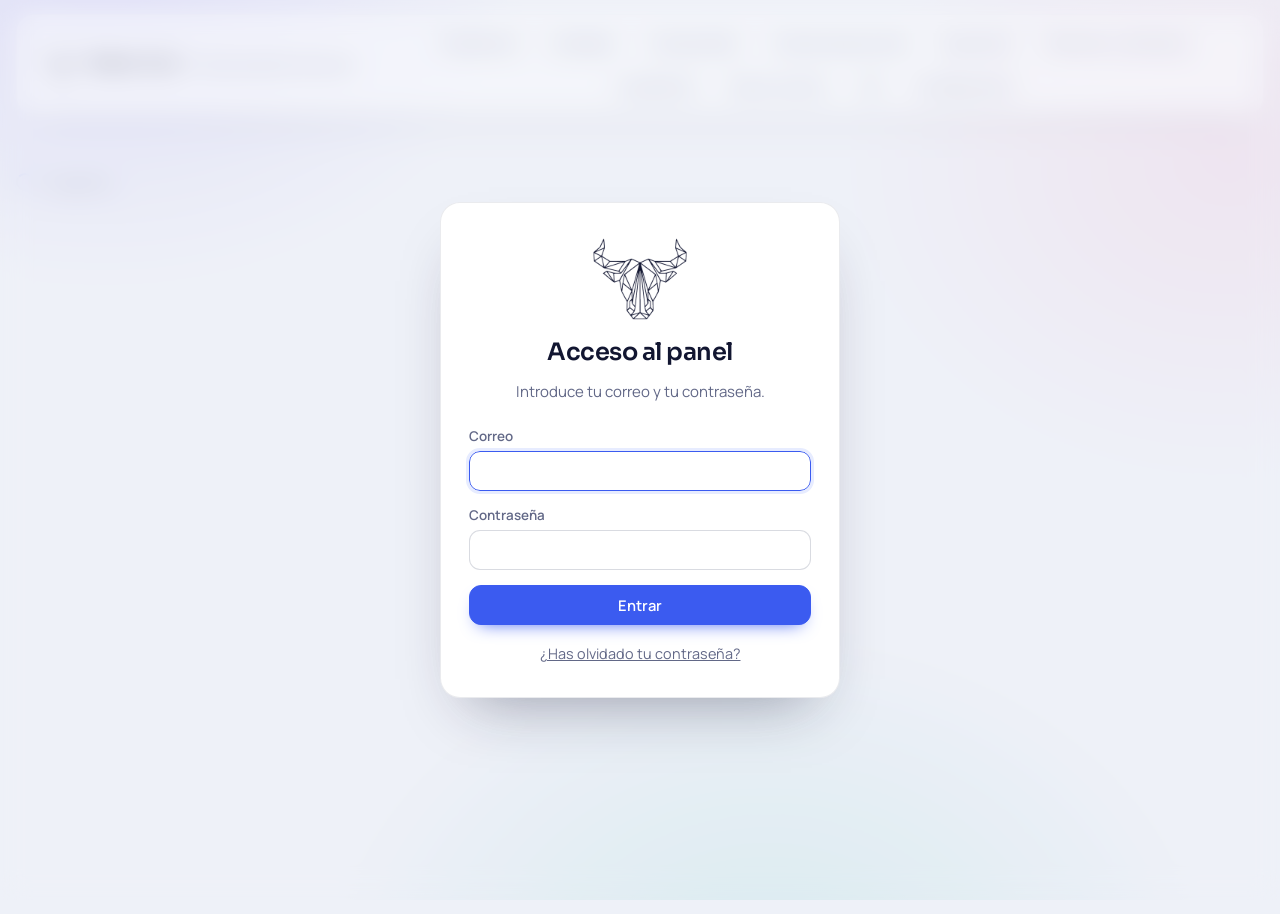
<file: index.html>
<!doctype html>
<html lang="es">
<head>
  <meta charset="utf-8">
  <meta name="viewport" content="width=device-width, initial-scale=1">
  <meta name="robots" content="noindex, nofollow">
  <title>Panel Búfala Tech</title>
  <link rel="icon" type="image/png" href="img/favicon.png">
  <link rel="preconnect" href="https://fonts.googleapis.com">
  <link rel="preconnect" href="https://fonts.gstatic.com" crossorigin>
  <link rel="stylesheet" href="https://fonts.googleapis.com/css2?family=Manrope:wght@400;500;600;700;800&family=Sora:wght@400;500;600&family=JetBrains+Mono:wght@500;700&display=swap">
  <link rel="stylesheet" href="css/panel.css?v=47">
  <script type="module" src="js/app.js?v=47"></script>
</head>
<body>
  <header class="cabecera">
    <div class="marca"><img src="img/logo.png" alt="" width="40" height="40">Búfala Tech <span>· Panel de administración</span></div>
    <nav class="menu" id="menu" aria-label="Secciones">
      <a href="#dashboard" data-vista="dashboard">Dashboard</a>
      <a href="#unidades" data-vista="unidades">Unidades</a>
      <a href="#combustible" data-vista="combustible">Combustible</a>
      <a href="#costes" data-vista="costes">Costes de personal</a>
      <a href="#ausencias" data-vista="ausencias">Ausencias</a>
      <a href="#maestros" data-vista="maestros">Técnicos y vehículos</a>
      <a href="#liquidacion" data-vista="liquidacion">Liquidación</a>
      <a href="#evento" data-vista="evento">Nuevo evento</a>
      <a href="#cie" data-vista="cie">CIE</a>
      <a href="#configuracion" data-vista="configuracion">Configuración</a>
    </nav>
    <button type="button" class="boton secundario" id="salir" hidden>Cerrar sesión</button>
  </header>

  <div id="franja-demo" class="franja-demo" role="note" hidden></div>
  <div id="franja" class="franja" role="status" hidden></div>

  <main id="vista" class="vista" tabindex="-1">
    <p class="cargando">Cargando…</p>
  </main>

  <p id="frescura" class="frescura" hidden></p>

  <div id="avisos" class="avisos" aria-live="polite"></div>

  <!-- Pantalla de acceso: es una capa encima de la vista, así no se pierde lo que haya a medias -->
  <div id="acceso" class="acceso" hidden>
    <form id="form-acceso" class="tarjeta acceso-caja">
      <img class="acceso-logo" src="img/logo.png" alt="Búfala Tech" width="96" height="96">
      <h1>Acceso al panel</h1>
      <p id="acceso-motivo" class="tenue">Introduce tu correo y tu contraseña.</p>
      <label>Correo
        <input type="email" id="correo" required autocomplete="username" spellcheck="false">
      </label>
      <label>Contraseña
        <input type="password" id="clave" required autocomplete="current-password">
      </label>
      <p id="acceso-error" class="error" hidden></p>
      <button type="submit" class="boton">Entrar</button>
      <button type="button" class="enlace-texto" id="olvido">¿Has olvidado tu contraseña?</button>
    </form>
  </div>

  <!-- Tras abrir el enlace de invitación o de recuperación: se elige la contraseña antes de entrar -->
  <div id="contrasena" class="acceso" hidden>
    <form id="form-contrasena" class="tarjeta acceso-caja">
      <img class="acceso-logo" src="img/logo.png" alt="Búfala Tech" width="96" height="96">
      <h1 id="contrasena-titulo">Bienvenido al panel</h1>
      <p id="contrasena-cuenta" class="tenue"></p>
      <label>Contraseña
        <input type="password" id="clave-nueva" required minlength="8" autocomplete="new-password">
      </label>
      <label>Repite la contraseña
        <input type="password" id="clave-repetida" required minlength="8" autocomplete="new-password">
      </label>
      <p class="tenue contrasena-ayuda">Mínimo 8 caracteres.</p>
      <p id="contrasena-error" class="error" hidden></p>
      <button type="submit" class="boton">Guardar y entrar</button>
      <button type="button" class="enlace-texto" id="contrasena-volver" hidden>Volver al acceso</button>
    </form>
  </div>

  <dialog id="dialogo" class="dialogo">
    <form method="dialog">
      <h2 id="dialogo-titulo"></h2>
      <div id="dialogo-cuerpo"></div>
      <div class="acciones">
        <button value="no" class="boton secundario" id="dialogo-no">Cancelar</button>
        <button value="si" class="boton" id="dialogo-si">Aceptar</button>
      </div>
    </form>
  </dialog>
</body>
</html>
</file>
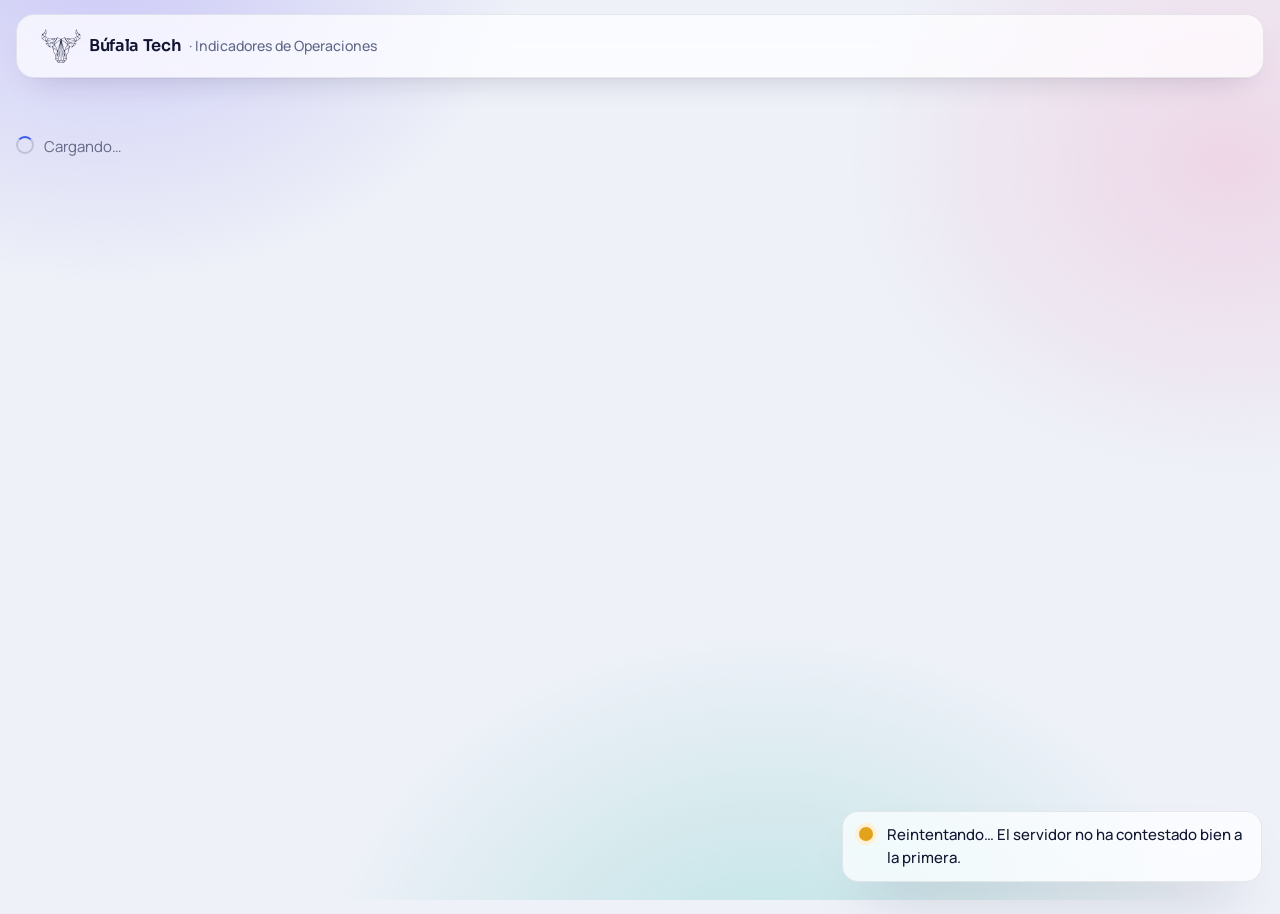
<file: direccion.html>
<!doctype html>
<html lang="es">
<head>
  <meta charset="utf-8">
  <meta name="viewport" content="width=device-width, initial-scale=1">
  <meta name="robots" content="noindex, nofollow">
  <title>Indicadores de Operaciones · Búfala Tech</title>
  <link rel="icon" type="image/png" href="img/favicon.png">
  <link rel="preconnect" href="https://fonts.googleapis.com">
  <link rel="preconnect" href="https://fonts.gstatic.com" crossorigin>
  <link rel="stylesheet" href="https://fonts.googleapis.com/css2?family=Manrope:wght@400;500;600;700;800&family=Sora:wght@400;500;600&family=JetBrains+Mono:wght@500;700&display=swap">
  <link rel="stylesheet" href="css/panel.css?v=47">
  <script type="module" src="js/direccion.js?v=47"></script>
</head>
<body class="pagina-direccion">
  <!-- Página de la Dirección General: solo lectura, con su propio acceso. No enlaza con el panel. -->
  <header class="cabecera">
    <div class="marca"><img src="img/logo.png" alt="" width="40" height="40">Búfala Tech <span>· Indicadores de Operaciones</span></div>
    <span class="empuje-cabecera"></span>
    <button type="button" class="boton secundario" id="salir" hidden>Cerrar sesión</button>
  </header>

  <div id="franja-demo" class="franja-demo" role="note" hidden></div>
  <div id="franja" class="franja" role="status" hidden></div>

  <main id="vista" class="vista" tabindex="-1">
    <p class="cargando">Cargando…</p>
  </main>

  <div id="avisos" class="avisos" aria-live="polite"></div>

  <div id="acceso" class="acceso" hidden>
    <form id="form-acceso" class="tarjeta acceso-caja" autocomplete="off">
      <img class="acceso-logo" src="img/logo.png" alt="Búfala Tech" width="96" height="96">
      <h1>Dirección General</h1>
      <p id="acceso-motivo" class="tenue">Introduce la contraseña de la Dirección.</p>
      <label>Contraseña
        <input type="password" id="clave" required autocomplete="current-password">
      </label>
      <p id="acceso-error" class="error" hidden></p>
      <button type="submit" class="boton">Entrar</button>
    </form>
  </div>

  <!-- ui.js lo necesita para las confirmaciones; aquí no se usa para escribir nada -->
  <dialog id="dialogo" class="dialogo">
    <form method="dialog">
      <h2 id="dialogo-titulo"></h2>
      <div id="dialogo-cuerpo"></div>
      <div class="acciones">
        <button value="no" class="boton secundario" id="dialogo-no">Cancelar</button>
        <button value="si" class="boton" id="dialogo-si">Aceptar</button>
      </div>
    </form>
  </dialog>
</body>
</html>
</file>
<file: css/panel.css>
/* Panel de administración · Búfala Tech
   Estilo «Bento aurora»: bloques grandes y redondeados sobre un fondo claro con luces de color suaves,
   tarjetas de vidrio y un bloque protagonista oscuro. Siempre en claro, aunque el sistema esté en oscuro. */
:root {
  --fondo: #EEF1F8;
  --superficie: rgba(255, 255, 255, .72);
  --superficie-solida: #FFFFFF;
  --superficie-2: #F3F5FB;
  --borde: rgba(24, 32, 72, .09);
  --borde-fuerte: rgba(24, 32, 72, .16);
  --texto: #121631;
  --tenue: #626887;
  --acento: #3B5BF0;
  --acento-hover: #2E4BD8;
  --acento-texto: #FFFFFF;
  --acento-suave: #E7ECFF;
  --turquesa: #12B3A0;
  --rosa: #F0609A;
  --violeta: #7C6CF6;
  --heroe: #141A3A;
  --heroe-texto: #FFFFFF;
  --heroe-tenue: #A9B0DA;
  --aviso: #8A5300;
  --aviso-fondo: #FFF1D6;
  --error: #B42335;
  --error-fondo: #FFE6EA;
  --ok: #117A5A;
  --ok-fondo: #DDF6EC;
  --sugerido: #6545C9;
  --sugerido-fondo: #EFEAFF;
  --luz-1: rgba(124, 108, 246, .30);
  --luz-2: rgba(18, 179, 160, .22);
  --luz-3: rgba(240, 96, 154, .18);
  --sombra: 0 1px 0 rgba(18, 22, 49, .03), 0 14px 34px -20px rgba(18, 22, 49, .28);
  --sombra-alta: 0 30px 60px -28px rgba(18, 22, 49, .40);
  --radio: 20px;
  --radio-sm: 12px;
  --letra: "Manrope", system-ui, -apple-system, "Segoe UI", sans-serif;
  --letra-titulo: "Sora", "Manrope", system-ui, sans-serif;
  --letra-mono: "JetBrains Mono", ui-monospace, Consolas, monospace;
  color-scheme: light;
}

* { box-sizing: border-box; }
html { -webkit-text-size-adjust: 100%; }
body {
  margin: 0;
  min-height: 100vh;
  background: var(--fondo);
  color: var(--texto);
  font: 15px/1.5 var(--letra);
  position: relative;
  isolation: isolate;
}
/* Luces de fondo: fijas, detrás de todo, sin interceptar el ratón */
body::before {
  content: ""; position: fixed; inset: 0; z-index: -1; pointer-events: none;
  background:
    radial-gradient(38rem 30rem at 8% -6%, var(--luz-1), transparent 70%),
    radial-gradient(34rem 28rem at 96% 18%, var(--luz-3), transparent 70%),
    radial-gradient(40rem 32rem at 60% 110%, var(--luz-2), transparent 70%);
}
h1, h2, h3 { font-family: var(--letra-titulo); line-height: 1.2; margin: 0 0 .5rem; letter-spacing: -.02em; text-wrap: balance; }
h1 { font-size: 1.9rem; font-weight: 600; }
h2 { font-size: 1.08rem; font-weight: 600; }
h3 { font-size: 1rem; font-weight: 600; }
p { margin: 0 0 .5rem; }
code { font-family: var(--letra-mono); font-size: .85em; }
.tenue { color: var(--tenue); }
.error { color: var(--error); }
.num { text-align: right; font-variant-numeric: tabular-nums; white-space: nowrap; }
[hidden] { display: none !important; }

/* Vidrio: tarjetas translúcidas sobre las luces */
.cabecera, .tarjeta, .bloque, .columna, .unidad, .destino, .dialogo, .aviso-flotante, .kpi {
  -webkit-backdrop-filter: blur(18px) saturate(150%);
  backdrop-filter: blur(18px) saturate(150%);
}

/* ── Cabecera ── */
.cabecera {
  display: flex; align-items: center; gap: 1rem; flex-wrap: wrap;
  margin: 14px 16px 0; padding: 10px 12px 10px 16px;
  background: var(--superficie); border: 1px solid var(--borde); border-radius: 18px; box-shadow: var(--sombra);
  position: sticky; top: calc(10px + env(safe-area-inset-top, 0px)); z-index: 10;
}
.marca { display: flex; align-items: center; gap: 10px; font-family: var(--letra-titulo); font-weight: 600; font-size: 1.02rem; letter-spacing: -.02em; }
.marca img { width: 40px; height: 40px; flex: none; margin: -4px 0; }
.marca span { font-family: var(--letra); font-weight: 500; font-size: .88rem; color: var(--tenue); letter-spacing: 0; }
.menu { display: flex; gap: 4px; flex-wrap: wrap; flex: 1; justify-content: center; }
.menu a {
  color: var(--tenue); text-decoration: none; padding: 8px 14px; border-radius: 12px; font-weight: 600; font-size: .9rem;
  transition: background-color .15s, color .15s;
}
.menu a:hover { background: var(--superficie-2); color: var(--texto); }
.menu a[aria-current="page"] { background: var(--heroe); color: var(--heroe-texto); }
.menu a:focus-visible { outline: 2px solid var(--acento); outline-offset: 2px; }

.franja, .franja-demo { margin: 10px 16px 0; border-radius: 14px; padding: 10px 16px; font-size: .92rem; border: 1px solid var(--borde); }
.franja { background: var(--error-fondo); color: var(--error); display: flex; gap: 1rem; align-items: center; flex-wrap: wrap; }
.franja .boton { margin-left: auto; }
.franja-demo { background: var(--aviso-fondo); color: var(--aviso); }

.vista { padding: 26px 16px 48px; max-width: 1440px; margin: 0 auto; outline: none; }
.cargando { color: var(--tenue); padding: 2rem 0; }
.cargando::before {
  content: ""; display: inline-block; width: 14px; height: 14px; margin-right: 10px; vertical-align: -2px;
  border-radius: 50%; border: 2px solid var(--borde-fuerte); border-top-color: var(--acento);
  animation: girar .8s linear infinite;
}
@keyframes girar { to { transform: rotate(360deg); } }

/* ── Controles ── */
.boton {
  font: 600 .92rem var(--letra); border: 1px solid var(--acento); background: var(--acento); color: var(--acento-texto);
  padding: 9px 16px; border-radius: 12px; cursor: pointer; min-height: 40px;
  box-shadow: 0 8px 18px -10px var(--acento);
  transition: background-color .15s, transform .1s, box-shadow .15s;
}
.boton:hover { background: var(--acento-hover); border-color: var(--acento-hover); }
.boton:active { transform: translateY(1px); }
.boton:disabled { opacity: .45; cursor: not-allowed; box-shadow: none; }
.boton.secundario { background: var(--superficie-solida); color: var(--texto); border-color: var(--borde-fuerte); box-shadow: none; }
.boton.secundario:hover { background: var(--superficie-2); }
.boton.peligro { background: transparent; color: var(--error); border-color: var(--error); box-shadow: none; }
.boton.mini { padding: 4px 10px; min-height: 30px; font-size: .82rem; border-radius: 9px; }
input, select, textarea {
  font: inherit; color: var(--texto); background: var(--superficie-solida); border: 1px solid var(--borde-fuerte);
  border-radius: 11px; padding: 7px 11px; min-height: 40px; max-width: 100%;
}
input:focus, select:focus, textarea:focus, .boton:focus-visible { outline: 3px solid var(--acento-suave); border-color: var(--acento); outline-offset: 0; }
label { display: grid; gap: 5px; font-size: .84rem; font-weight: 600; color: var(--tenue); }
label > input, label > select { color: var(--texto); font-weight: 500; }
label.en-linea { display: inline-flex; align-items: center; gap: 8px; }

.barra { display: flex; gap: .75rem; align-items: end; flex-wrap: wrap; margin-bottom: 1.1rem; }
.barra .empuje { margin-left: auto; }
.barra label { min-width: 140px; }
.vista > .barra:first-child h1 + .tenue { font-size: 1rem; }

.tarjeta, .bloque {
  background: var(--superficie); border: 1px solid var(--borde); border-radius: var(--radio);
  box-shadow: var(--sombra); padding: 18px 20px;
}
.bloque { margin-bottom: 16px; }
.bloque > h2:first-child { margin-bottom: .35rem; }

.insignia {
  display: inline-flex; align-items: center; gap: 5px; font-size: .75rem; font-weight: 700; line-height: 1.2;
  padding: 4px 10px; border-radius: 999px; background: var(--superficie-2); color: var(--tenue); white-space: nowrap;
  border: 1px solid var(--borde);
}
.insignia.ok { background: var(--ok-fondo); color: var(--ok); border-color: transparent; }
.insignia.aviso { background: var(--aviso-fondo); color: var(--aviso); border-color: transparent; }
.insignia.error { background: var(--error-fondo); color: var(--error); border-color: transparent; }
.insignia.sugerido { background: var(--sugerido-fondo); color: var(--sugerido); border-color: transparent; }
.insignia.rosa { background: rgba(240, 96, 154, .13); color: #B8266A; border-color: transparent; }

.caja-aviso, .caja-error { padding: 12px 16px; border-radius: 14px; margin-bottom: 1rem; border: 1px solid transparent; }
.caja-aviso { background: var(--aviso-fondo); color: var(--texto); border-color: color-mix(in srgb, var(--aviso) 25%, transparent); }
.caja-error { background: var(--error-fondo); color: var(--texto); border-color: color-mix(in srgb, var(--error) 25%, transparent); }
.caja-aviso strong { color: var(--aviso); }
.caja-error strong { color: var(--error); }
.caja-aviso ul, .caja-error ul { margin: .25rem 0 0; padding-left: 1.2rem; }

/* ── Tablas ── */
.tabla-scroll { overflow-x: auto; border-radius: 14px; border: 1px solid var(--borde); background: var(--superficie-solida); }
table { border-collapse: collapse; width: 100%; }
th, td { padding: 11px 14px; border-bottom: 1px solid var(--borde); text-align: left; vertical-align: middle; }
tbody tr:last-child td { border-bottom: 0; }
tbody tr:hover td { background: color-mix(in srgb, var(--acento-suave) 45%, transparent); }
th { font-size: .74rem; color: var(--tenue); font-weight: 700; text-transform: uppercase; letter-spacing: .06em; background: var(--superficie-2); position: sticky; top: 0; }
tr.baja td { color: var(--tenue); }
tr.destacada td { background: var(--aviso-fondo); }
tfoot td { font-weight: 800; border-top: 2px solid var(--borde-fuerte); }

/* ── Avisos flotantes ── */
.avisos { position: fixed; right: 18px; bottom: 18px; display: grid; gap: 10px; z-index: 50; max-width: min(420px, calc(100vw - 2rem)); }
.aviso-flotante {
  background: var(--superficie); border: 1px solid var(--borde); padding: 12px 16px 12px 44px; border-radius: 16px;
  box-shadow: var(--sombra-alta); position: relative; font-weight: 500;
}
.aviso-flotante::before { content: ""; position: absolute; left: 16px; top: 15px; width: 14px; height: 14px; border-radius: 50%; background: var(--turquesa); box-shadow: 0 0 0 4px var(--ok-fondo); }
.aviso-flotante.error::before { background: var(--error); box-shadow: 0 0 0 4px var(--error-fondo); }
.aviso-flotante.aviso::before { background: #E3A21B; box-shadow: 0 0 0 4px var(--aviso-fondo); }

/* ── Acceso ── */
.acceso { position: fixed; inset: 0; background: color-mix(in srgb, var(--fondo) 55%, transparent); -webkit-backdrop-filter: blur(14px); backdrop-filter: blur(14px); display: grid; place-items: center; z-index: 40; padding: 1rem; }
.acceso-caja { width: min(400px, 100%); display: grid; gap: .9rem; padding: 28px; box-shadow: var(--sombra-alta); background: var(--superficie-solida); }
.acceso-logo { width: 96px; height: 96px; justify-self: center; margin-bottom: -4px; }
.acceso-caja h1 { text-align: center; }
.acceso-caja #acceso-motivo { text-align: center; }
.acceso-caja h1 { font-size: 1.5rem; margin: 0; }

/* ── Diálogo ── */
.dialogo { border: 1px solid var(--borde); border-radius: 22px; background: var(--superficie-solida); color: var(--texto); padding: 24px; width: min(500px, calc(100vw - 2rem)); box-shadow: var(--sombra-alta); }
.dialogo::backdrop { background: rgba(14, 18, 44, .35); -webkit-backdrop-filter: blur(3px); backdrop-filter: blur(3px); }
.dialogo #dialogo-cuerpo { display: grid; gap: .75rem; margin: .5rem 0 1.2rem; }
.acciones { display: flex; justify-content: flex-end; gap: .5rem; flex-wrap: wrap; }

/* ── Resumen en bloques (bento) ── */
.bento { display: grid; grid-template-columns: repeat(12, minmax(0, 1fr)); gap: 14px; margin-bottom: 18px; }
.kpi {
  grid-column: span 3; background: var(--superficie); border: 1px solid var(--borde); border-radius: var(--radio);
  box-shadow: var(--sombra); padding: 16px 18px; display: grid; gap: 6px; align-content: start;
}
.kpi small { font-size: .72rem; font-weight: 800; text-transform: uppercase; letter-spacing: .07em; color: var(--tenue); }
.kpi .cifra { font-family: var(--letra-titulo); font-size: 2rem; font-weight: 600; letter-spacing: -.04em; line-height: 1; font-variant-numeric: tabular-nums; }
.kpi .cifra span { font-size: 1rem; color: var(--tenue); font-weight: 500; letter-spacing: 0; }
.kpi .medidor { height: 6px; border-radius: 99px; background: var(--superficie-2); overflow: hidden; border: 1px solid var(--borde); }
.kpi .medidor i { display: block; height: 100%; border-radius: 99px; background: linear-gradient(90deg, var(--turquesa), var(--acento)); }
.kpi.heroe {
  grid-column: span 6; grid-template-columns: auto 1fr; align-items: center; gap: 20px;
  background: var(--heroe); color: var(--heroe-texto); border-color: transparent; position: relative; overflow: hidden;
}
.kpi.heroe::after {
  content: ""; position: absolute; width: 260px; height: 260px; right: -80px; top: -120px; border-radius: 50%;
  background: radial-gradient(circle, rgba(124, 108, 246, .55), transparent 70%); pointer-events: none;
}
.kpi.heroe small { color: var(--heroe-tenue); }
.kpi.heroe .cifra { font-size: 2.9rem; }
.kpi.heroe .cifra span { color: var(--heroe-tenue); }
.kpi.heroe p { margin: 0; color: var(--heroe-tenue); font-size: .9rem; }
.anillo { width: 96px; height: 96px; display: block; }
.anillo .pista { stroke: rgba(255, 255, 255, .12); }
.kpi.aviso .cifra { color: var(--aviso); }

/* ── Unidades ── */
.tablero { display: grid; grid-template-columns: minmax(220px, 1fr) minmax(340px, 2.4fr) minmax(220px, 1fr); gap: 16px; align-items: start; }
.columna {
  background: var(--superficie); border: 1px solid var(--borde); border-radius: var(--radio); box-shadow: var(--sombra);
  padding: 16px; min-height: 200px; position: sticky; top: 92px;
}
.columna > h2 { display: flex; justify-content: space-between; align-items: center; font-size: .98rem; }
.lista-fichas { display: grid; gap: 8px; min-height: 60px; }
.unidades { display: grid; grid-template-columns: repeat(auto-fill, minmax(270px, 1fr)); gap: 14px; }
.unidad {
  background: var(--superficie); border: 1px solid var(--borde); border-radius: var(--radio); padding: 16px;
  display: grid; gap: 10px; box-shadow: var(--sombra); transition: box-shadow .2s, border-color .2s;
}
.unidad:hover { box-shadow: var(--sombra-alta); }
.zona-titulo { font-size: .74rem; font-weight: 800; text-transform: uppercase; letter-spacing: .08em; color: var(--tenue); margin: 0 0 10px; display: flex; gap: 8px; align-items: baseline; }
.zona-titulo .tenue { text-transform: none; letter-spacing: 0; font-weight: 600; }
.unidades + .zona-titulo { margin-top: 22px; }
.unidad.no-productiva { background: color-mix(in srgb, var(--superficie) 70%, rgba(240, 96, 154, .06)); border-style: dashed; border-color: var(--borde-fuerte); }
.unidad.cambiada { border-color: var(--acento); box-shadow: 0 0 0 3px var(--acento-suave), var(--sombra); }
.unidad header { display: flex; align-items: center; gap: 8px; flex-wrap: wrap; }
.unidad header h3 { margin: 0; font-size: 1.12rem; margin-right: auto; }
.hueco { border: 1.5px dashed var(--borde-fuerte); border-radius: 14px; padding: 8px; display: grid; gap: 6px; min-height: 56px; transition: background-color .15s, border-color .15s; }
.hueco-titulo { font-size: .68rem; font-weight: 800; color: var(--tenue); text-transform: uppercase; letter-spacing: .08em; padding: 0 2px; }
.hueco.encima, .columna.encima, .destino.encima { background: var(--acento-suave); border-color: var(--acento); }
.hueco.rechazo, .columna.rechazo { background: var(--error-fondo); border-color: var(--error); animation: sacudir .35s; }
@keyframes sacudir { 25% { transform: translateX(-3px); } 75% { transform: translateX(3px); } }
.ficha {
  background: var(--superficie-solida); border: 1px solid var(--borde); border-radius: 13px; padding: 7px 9px;
  display: flex; align-items: center; gap: 10px; flex-wrap: wrap; cursor: grab; user-select: none;
  transition: box-shadow .15s, transform .15s;
}
.ficha[draggable="true"]:hover { box-shadow: var(--sombra); transform: translateY(-1px); }
.ficha.arrastrando { opacity: .45; }
.ficha .avatar {
  width: 32px; height: 32px; border-radius: 11px; flex: none; display: grid; place-items: center;
  font: 800 .75rem var(--letra); color: #fff; letter-spacing: .02em;
}
.ficha .datos { flex: 1; min-width: 7rem; display: grid; }
.ficha .nombre { font-weight: 700; line-height: 1.25; }
.ficha .detalle { font-size: .76rem; color: var(--tenue); font-weight: 600; }
.ficha select { min-height: 30px; padding: 2px 8px; font-size: .78rem; max-width: 9.5rem; border-radius: 9px; }
.solo-lectura .ficha { cursor: default; }
.vacio { color: var(--tenue); font-size: .86rem; padding: 6px 4px; text-align: center; }

/* Matrícula dibujada como placa española */
.placa {
  display: inline-flex; align-items: stretch; flex: none; border-radius: 5px; overflow: hidden;
  border: 1.5px solid #1A1A1A; background: #FDFDFB; color: #111; line-height: 1;
  font: 700 .8rem var(--letra-mono); letter-spacing: .06em;
}
.placa::before { content: "E"; display: flex; align-items: flex-end; justify-content: center; width: 14px; padding-bottom: 3px; background: #1F4FB5; color: #FFD84A; font-size: .55rem; letter-spacing: 0; }
.placa b { padding: 6px 8px; font-weight: 700; }
.placa.sin { border-style: dashed; }

/* ── Combustible ── */
.resumen-vehiculos { display: grid; grid-template-columns: repeat(auto-fill, minmax(220px, 1fr)); gap: 12px; margin-bottom: 1rem; }
.destino { background: var(--superficie-solida); border: 1px solid var(--borde); border-radius: 16px; padding: 14px 16px; display: grid; gap: 4px; transition: background-color .15s, border-color .15s; }
.destino .importe { font-family: var(--letra-titulo); font-size: 1.5rem; font-weight: 600; letter-spacing: -.03em; font-variant-numeric: tabular-nums; }
.diferencia { font-weight: 700; }
.diferencia.sube { color: var(--error); }
.diferencia.baja { color: var(--ok); }
tr[draggable="true"] { cursor: grab; }
.botones-tipo { display: flex; gap: 6px; flex-wrap: wrap; }

/* ── Costes ── */
.meses { display: flex; gap: 6px; flex-wrap: wrap; margin-bottom: 1rem; }
.fila-sugerida input { border-style: dashed; border-color: var(--sugerido); background: var(--sugerido-fondo); color: var(--sugerido); }
.fila-cambiada input { border-color: var(--acento); box-shadow: 0 0 0 3px var(--acento-suave); }
td input.importe { width: 9rem; text-align: right; font-variant-numeric: tabular-nums; }

@media (prefers-reduced-motion: reduce) {
  *, *::before, *::after { animation: none !important; transition: none !important; }
}
@media (max-width: 1100px) {
  .kpi { grid-column: span 6; }
  .kpi.heroe { grid-column: span 12; }
}
@media (max-width: 1000px) {
  .tablero { grid-template-columns: 1fr 1fr; }
  .tablero .col-unidades { grid-column: 1 / -1; order: -1; }
  .columna { position: static; }
  .menu { justify-content: flex-start; }
}
@media (max-width: 640px) {
  .tablero { grid-template-columns: 1fr; }
  .kpi, .kpi.heroe { grid-column: span 12; }
  .kpi.heroe { grid-template-columns: 1fr; }
  .vista { padding: 18px 16px 40px; }
  .cabecera { position: static; margin: 10px 10px 0; }
  .marca span { display: none; }
  h1 { font-size: 1.5rem; }
}

/* Contador de pendientes en el menú */
.menu a .contador {
  display: inline-grid; place-items: center; min-width: 20px; height: 20px; padding: 0 6px; margin-left: 7px;
  border-radius: 999px; background: var(--acento); color: #fff; font-size: .72rem; font-weight: 800; line-height: 1;
  vertical-align: 1px; box-shadow: 0 0 0 2px var(--superficie-solida);
}
.caja-aviso.pendientes .boton.actual { border-color: var(--aviso); background: var(--aviso-fondo); }

/* ── Facturas sin clasificar, agrupadas por proveedor ── */
.grupo-proveedor { display: grid; gap: 8px; padding: 12px 0; border-top: 1px solid var(--borde); }
.grupo-proveedor:first-of-type { border-top: 0; }
.grupo-cabecera { display: flex; align-items: center; gap: 10px; flex-wrap: wrap; }
.grupo-cabecera .empuje { margin-left: auto; }
.grupo-cabecera select { min-height: 32px; padding: 3px 8px; font-size: .84rem; }

/* ── Visor de factura ── */
.visor {
  border: 1px solid var(--borde); border-radius: 22px; background: var(--superficie-solida); color: var(--texto);
  padding: 0; width: min(1240px, calc(100vw - 2rem)); height: min(88vh, 900px); box-shadow: var(--sombra-alta);
}
.visor[open] { display: grid; grid-template-rows: auto minmax(0, 1fr); }
.visor::backdrop { background: rgba(14, 18, 44, .45); -webkit-backdrop-filter: blur(3px); backdrop-filter: blur(3px); }
.visor-cabecera { display: flex; align-items: center; gap: 12px; padding: 14px 18px; border-bottom: 1px solid var(--borde); }
.visor-cabecera h2 { margin: 0; margin-right: auto; font-size: 1.05rem; }
.visor-cuerpo { display: grid; grid-template-columns: minmax(0, 1.7fr) minmax(280px, 1fr); min-height: 0; }
.visor-vista { background: var(--superficie-2); padding: 14px; overflow: auto; min-height: 0; }
.visor-doc { width: 100%; height: 100%; min-height: 60vh; border: 0; border-radius: 12px; background: #fff; display: block; }
img.visor-doc { height: auto; object-fit: contain; }
.visor-lado { padding: 18px; overflow: auto; display: grid; gap: 16px; align-content: start; border-left: 1px solid var(--borde); }
.visor-datos { display: grid; grid-template-columns: auto 1fr; gap: 6px 14px; margin: 0; }
.visor-datos dt { color: var(--tenue); font-size: .8rem; font-weight: 700; }
.visor-datos dd { margin: 0; font-weight: 600; }
.visor-importe { font-family: var(--letra-titulo); font-size: 1.3rem; }
.visor fieldset { border: 1px solid var(--borde); border-radius: 14px; padding: 10px 12px 12px; margin: 0; display: grid; gap: 6px; }
.visor legend { font-size: .78rem; font-weight: 800; color: var(--tenue); text-transform: uppercase; letter-spacing: .06em; padding: 0 4px; }
.opcion-tipo { display: flex; align-items: center; gap: 8px; font-size: .92rem; color: var(--texto); font-weight: 600; padding: 6px 8px; border-radius: 10px; cursor: pointer; }
.opcion-tipo:hover { background: var(--superficie-2); }
.opcion-tipo:has(input:checked) { background: var(--acento-suave); color: var(--acento); }
.opcion-tipo input, .visor-equipos input { min-height: 0; width: 16px; height: 16px; accent-color: var(--acento); }
.visor-equipos label { color: var(--texto); font-size: .92rem; }
@media (max-width: 800px) {
  .visor { height: 94vh; }
  .visor-cuerpo { grid-template-columns: 1fr; grid-template-rows: minmax(40vh, 1fr) auto; overflow: auto; }
  .visor-lado { border-left: 0; border-top: 1px solid var(--borde); }
}

/* ── Ausencias ── */
.fila-campos { display: flex; gap: 10px; flex-wrap: wrap; align-items: end; }
.fila-campos > label { flex: 1 1 150px; min-width: 0; }
.fila-campos > label.ancho { flex: 2 1 220px; }
.fila-campos input, .fila-campos select { width: 100%; }
.alta-ausencia h2 { margin-bottom: .6rem; }
.calendario table { table-layout: fixed; min-width: 900px; }
.calendario th, .calendario td { padding: 0; border-bottom: 1px solid var(--borde); }
.calendario .cal-tec { text-transform: none; letter-spacing: 0; width: 170px; padding: 6px 10px; text-align: left; font-size: .84rem; font-weight: 700; color: var(--texto); background: var(--superficie-solida); position: sticky; left: 0; z-index: 1; }
.calendario thead .cal-tec { color: var(--tenue); background: var(--superficie-2); }
.calendario .cal-tec small { display: block; font-weight: 600; color: var(--tenue); font-size: .72rem; }
.calendario .cal-dia { text-align: center; font-size: .72rem; padding: 4px 0; text-transform: none; letter-spacing: 0; }
.calendario .cal-dia span { display: block; font-weight: 600; color: var(--tenue); font-size: .66rem; }
.calendario .cal-dia.hoy { color: var(--acento); box-shadow: inset 0 -2px 0 var(--acento); }
.calendario .finde { background: color-mix(in srgb, var(--superficie-2) 70%, rgba(18, 22, 49, .05)); }
.cal-celda { height: 34px; cursor: pointer; border-left: 1px solid var(--borde); }
.cal-celda:hover { background: var(--acento-suave); }
.cal-celda.con { background: color-mix(in srgb, var(--c) 78%, #fff); box-shadow: inset 0 0 0 1px color-mix(in srgb, var(--c) 60%, #000 5%); }
.cal-celda.con:hover { background: var(--c); }
tbody tr:hover td.cal-celda.con { background: color-mix(in srgb, var(--c) 78%, #fff); }
.leyenda { display: flex; flex-wrap: wrap; gap: 8px 16px; align-items: center; margin-top: 10px; font-size: .84rem; font-weight: 600; }
.leyenda i { display: inline-block; width: 12px; height: 12px; border-radius: 4px; margin-right: 6px; vertical-align: -1px; }
.insignia.motivo { background: color-mix(in srgb, var(--c) 16%, #fff); color: color-mix(in srgb, var(--c) 75%, #000); border-color: transparent; }

/* ── Página de la Dirección General ── */
.pagina-direccion .empuje-cabecera { flex: 1; }
.saltos { display: flex; flex-wrap: wrap; gap: 6px; margin-bottom: 16px; }
.saltos a { text-decoration: none; color: var(--texto); font-weight: 600; font-size: .86rem; padding: 6px 12px; border-radius: 999px; background: var(--superficie); border: 1px solid var(--borde); }
.saltos a:hover { border-color: var(--acento); color: var(--acento); }
.seccion-direccion { scroll-margin-top: 90px; }
.periodicidad { display: inline-block; font-size: .7rem; font-weight: 800; text-transform: uppercase; letter-spacing: .08em; color: var(--acento); background: var(--acento-suave); padding: 3px 9px; border-radius: 999px; margin-bottom: 6px; }
.indicadores { display: grid; grid-template-columns: repeat(auto-fill, minmax(240px, 1fr)); gap: 12px; }
.indicador { background: var(--superficie-solida); border: 1px solid var(--borde); border-radius: 16px; padding: 14px 16px; display: grid; gap: 8px; align-content: start; }
.indicador.manual { border-style: dashed; }
.indicador header { display: flex; align-items: start; gap: 8px; justify-content: space-between; }
.indicador h3 { margin: 0; font-size: .92rem; line-height: 1.3; }
.indicador-valor { font-family: var(--letra-titulo); font-size: 1.9rem; font-weight: 600; letter-spacing: -.03em; line-height: 1.1; font-variant-numeric: tabular-nums; }
.indicador-valor .ind-unidad { font-size: .95rem; color: var(--tenue); font-weight: 500; letter-spacing: 0; }
.indicador-nota { margin: 0; font-size: .84rem; }
.indicador details { font-size: .84rem; color: var(--tenue); }
.indicador summary { cursor: pointer; font-weight: 700; color: var(--acento); }
.indicador details p { margin: 6px 0 0; font-family: var(--letra-mono); font-size: .78rem; line-height: 1.5; }
.subtitulo { margin: 16px 0 8px; font-size: .95rem; }
.informe-md { white-space: pre-wrap; background: var(--superficie-2); border: 1px solid var(--borde); border-radius: 14px; padding: 14px 16px; font: .82rem/1.55 var(--letra-mono); max-height: 460px; overflow: auto; margin: 0; }
.cal-celda.inerte { cursor: default; }
.cal-celda.inerte:hover { background: transparent; }
tr.sin-casar .cal-tec { color: var(--error); }

/* ── Configuración ── */
.alta-festivo { margin-bottom: 10px; }
.tabla-precios tr.familia th { background: var(--superficie-2); color: var(--texto); font-size: .8rem; text-align: left; }
.tabla-precios input.notas { width: 100%; min-width: 180px; }
.tabla-precios .antes { font-size: .74rem; color: var(--aviso); font-weight: 700; min-height: 1em; }
.tabla-precios .antes:empty { display: none; }

/* ── Régimen de cada unidad ── */
.unidad .regimen {
  justify-self: start; font: 700 .78rem var(--letra); color: var(--tenue); background: var(--superficie-2);
  border: 1px dashed var(--borde-fuerte); border-radius: 10px; padding: 5px 10px; cursor: pointer; text-align: left;
}
.unidad .regimen:hover { border-color: var(--acento); color: var(--acento); }
.unidad .regimen.propio { color: var(--acento); background: var(--acento-suave); border-style: solid; border-color: transparent; }
.unidad .regimen span { font-weight: 600; opacity: .8; }
.unidad .regimen:disabled { cursor: default; }
.historial-regimen summary { cursor: pointer; font-weight: 700; }
.historial-regimen table { margin-top: 6px; font-size: .86rem; }
.cambio-regimen { border: 1px solid var(--borde); border-radius: 14px; padding: 10px 12px 12px; margin: 0; display: grid; gap: 8px; }
.cambio-regimen legend { font-size: .78rem; font-weight: 800; color: var(--tenue); text-transform: uppercase; letter-spacing: .06em; padding: 0 4px; }
.dialogo:has(.cambio-regimen) { width: min(620px, calc(100vw - 2rem)); }

/* Ausencias: Holded es la fuente oficial */
.aviso-holded { display: flex; align-items: center; gap: 12px; flex-wrap: wrap; }
.aviso-holded > div { flex: 1 1 320px; }
.insignia.holded { background: #EAF1FF; color: #2046C8; border-color: transparent; }
/* Las añadidas fuera de Holded llevan una esquina marcada en el calendario */
.cal-celda.con.manual { background-image: linear-gradient(135deg, var(--texto) 0 5px, transparent 5px); }
.leyenda .marca-manual { background: linear-gradient(135deg, var(--texto) 0 5px, var(--superficie-2) 5px); border: 1px solid var(--borde-fuerte); }

/* ── Iconos de ayuda «i» (encargo 7) ── */
.ayuda {
  display: inline-grid; place-items: center; width: 15px; height: 15px; border-radius: 50%; vertical-align: 1px;
  background: rgba(59, 91, 240, .12); color: #3B5BF0; font: italic 700 10px/1 Georgia, "Times New Roman", serif;
  text-transform: none; letter-spacing: 0; cursor: help; margin-left: 3px; user-select: none; flex: none;
}
.ayuda:hover, .ayuda:focus-visible { background: #3B5BF0; color: #fff; outline: none; }
.kpi.heroe .ayuda { background: rgba(255, 255, 255, .16); color: #fff; }
.burbuja-ayuda {
  position: fixed; z-index: 1000; max-width: 280px; padding: 9px 12px; border-radius: 10px;
  background: #141A3A; color: #fff; font: 500 12px/1.45 var(--letra); text-transform: none; letter-spacing: 0;
  box-shadow: 0 12px 30px -10px rgba(10, 14, 40, .5); pointer-events: none;
}
.burbuja-ayuda::before {
  content: ""; position: absolute; top: -5px; left: var(--flecha, 50%); width: 10px; height: 10px; margin-left: -5px;
  background: #141A3A; transform: rotate(45deg); border-radius: 2px;
}
.burbuja-ayuda.invertida::before { top: auto; bottom: -5px; }
.fila-regimen { display: flex; align-items: center; gap: 4px; }

/* «Aplicar a todas las facturas de este proveedor» */
.casilla-todas { display: flex; align-items: flex-start; gap: 8px; font-size: .88rem; font-weight: 600; color: var(--texto); cursor: pointer; }
.casilla-todas input { min-height: 0; width: 16px; height: 16px; margin-top: 2px; accent-color: var(--acento); }
.casilla-todas small { display: block; color: var(--tenue); font-weight: 500; }
.casilla-todas.inactiva { color: var(--tenue); cursor: default; }
.grupo-cabecera .casilla-todas { align-items: center; font-size: .82rem; }
.grupo-cabecera .casilla-todas input { margin-top: 0; }

/* Cambios con fecha pasada: puntual o definitivo */
.tipo-cambio { border: 1px solid var(--borde); border-radius: 14px; padding: 10px 12px 12px; margin: 0; display: grid; gap: 6px; }
.tipo-cambio legend { font-size: .78rem; font-weight: 800; color: var(--tenue); text-transform: uppercase; letter-spacing: .06em; padding: 0 4px; }
.tipo-cambio .opcion-tipo input { min-height: 0; width: 16px; height: 16px; accent-color: var(--acento); }
.tipo-cambio .hasta-cambio { margin-left: 30px; max-width: 220px; }
.lista-cambios { margin: .75rem 0 0; padding-left: 1.2rem; display: grid; gap: 4px; font-size: .9rem; }

/* «Datos de hace X min» (encargo 9): discreto, abajo a la izquierda; los avisos van a la derecha */
.frescura { position: fixed; left: 18px; bottom: 14px; z-index: 40; margin: 0; padding: 4px 10px; border-radius: 999px;
  font-size: 12px; color: var(--tenue); background: var(--superficie); border: 1px solid var(--borde);
  backdrop-filter: blur(8px); -webkit-backdrop-filter: blur(8px); pointer-events: auto; }

/* Importar el Excel de la gestoría (encargo 12) */
.informe-gestoria p { margin: .5rem 0 0; }
.sin-casar { list-style: none; padding: 0; margin: .5rem 0 0; display: grid; gap: .4rem; }
.sin-casar li { display: flex; flex-wrap: wrap; align-items: center; justify-content: space-between; gap: .5rem; }
.sin-casar select { min-width: min(260px, 100%); }

/* Alta completa de equipos (Panel Config v1.7.0) */
.dialogo:has(.grupo-equipo) { width: min(680px, calc(100vw - 2rem)); }
.grupo-equipo { border: 1px solid var(--borde); border-radius: 14px; padding: 10px 12px 12px; margin: 0; display: grid; gap: 8px; min-width: 0; }
.grupo-equipo legend { font-size: .78rem; font-weight: 800; color: var(--tenue); text-transform: uppercase; letter-spacing: .06em; padding: 0 4px; }
.con-prefijo { display: flex; align-items: center; gap: 6px; }
.con-prefijo > span { font-weight: 700; }
.con-prefijo input { width: 6em; }
.lista-marcas { display: grid; gap: 2px; max-height: 210px; overflow: auto; }
.marca { display: flex; align-items: center; gap: 8px; padding: 5px 8px; border-radius: 10px; cursor: pointer; font-weight: 600; }
.marca:hover { background: var(--superficie-2); }
.marca input { min-height: 0; width: 16px; height: 16px; accent-color: var(--acento); flex: none; }
.colores-evento { display: grid; grid-template-columns: repeat(auto-fill, minmax(150px, 1fr)); gap: 6px; }
.color-evento { display: flex; align-items: center; gap: 8px; padding: 6px 8px; border: 1px solid var(--borde); border-radius: 10px; cursor: pointer; font-weight: 600; font-size: .9rem; }
.color-evento input { min-height: 0; width: 16px; height: 16px; accent-color: var(--acento); flex: none; }
.color-evento small { display: block; font-weight: 500; color: var(--tenue); font-size: .75rem; }
.color-evento:has(input:checked) { border-color: var(--acento); background: var(--acento-suave); }
.color-evento.bloqueado { opacity: .55; cursor: not-allowed; }
.muestra { display: inline-block; width: 16px; height: 16px; border-radius: 50%; flex: none; box-shadow: inset 0 0 0 1px rgba(0,0,0,.12); }
.plan-equipo ul { margin: .4rem 0 0; padding-left: 1.2rem; }
.acciones-equipo { display: flex; gap: 8px; justify-content: flex-end; flex-wrap: wrap; }
.editar-unidad { margin-left: auto; }

/* Liquidación del variable v2.1 */
.kpi.liq-heroe { grid-template-columns: 1fr; }
.grupo-excepcion { margin: .35rem 0; }
.grupo-excepcion summary { cursor: pointer; }
.grupo-excepcion ul { margin: .3rem 0 0; }
.incidencias-fichaje summary { cursor: pointer; }
.tabla-liq td, .tabla-liq th { white-space: nowrap; }
.formula-tramo { font-size: .9rem; color: var(--tenue); }
.formula-tramo strong { color: var(--texto); }

/* Dashboard en el panel: pestañas, Operaciones (iframe) y Dirección (bloques) */
.pestanas { display: inline-flex; gap: 4px; padding: 4px; border-radius: 12px; background: var(--superficie-2); border: 1px solid var(--borde); }
.pestana { border: 0; background: none; padding: 8px 14px; border-radius: 9px; font: inherit; font-weight: 700; color: var(--tenue); cursor: pointer; min-height: 0; }
.pestana[aria-selected="true"] { background: var(--superficie-solida); color: var(--acento); box-shadow: var(--sombra); }
.marco-operaciones { width: 100%; height: calc(100vh - 190px); min-height: 640px; border: 1px solid var(--borde); border-radius: var(--radio); background: #fff; }
.informe-semanal { margin-bottom: 14px; }
.informe-semanal label { min-width: 0; }
.tablero-barra { align-items: center; }
.tablero-barra p { margin: 0; }
.cuadricula-tablero { display: grid; grid-template-columns: repeat(12, minmax(0, 1fr)); grid-auto-rows: 104px; gap: 14px; }
.bloque-tablero { grid-column: span var(--w); grid-row: span var(--h); background: var(--superficie); border: 1px solid var(--borde); border-radius: var(--radio);
  box-shadow: var(--sombra); padding: 12px 14px; display: flex; flex-direction: column; min-width: 0; overflow: hidden; }
.bloque-tablero header { display: flex; align-items: center; gap: 8px; flex-wrap: wrap; }
.bloque-tablero h3 { margin: 0; font-size: .95rem; min-width: 0; }
.titulo-bloque { flex: 1 1 auto; min-width: 0; }
.periodo-bloque { margin: 1px 0 0; font-size: .8rem; color: var(--tenue); }
.selector-mes { display: flex; align-items: center; gap: 8px; font-weight: 600; }
.selector-mes select { width: auto; min-width: 11rem; }
.contenido-bloque { flex: 1 1 auto; min-height: 0; overflow: auto; margin-top: 6px; }
.lienzo-bloque { position: relative; height: 100%; min-height: 80px; }
.cifra-bloque { font-family: var(--letra-titulo); font-size: 2.2rem; font-weight: 600; letter-spacing: -.03em; font-variant-numeric: tabular-nums; }
.lista-equipos { list-style: none; padding: 0; margin: .3rem 0 0; display: grid; gap: 2px; font-size: .88rem; }
.lista-equipos li { display: flex; justify-content: space-between; gap: 8px; }
.pie-bloque { font-size: .75rem; color: var(--tenue); margin-top: 6px; }
.cuadricula-tablero.editando .bloque-tablero { outline: 2px dashed var(--acento); outline-offset: -2px; }
.mandos-bloque { display: flex; gap: 4px; flex-wrap: wrap; }
.mini-icono { min-height: 0; width: 28px; height: 28px; padding: 0; border-radius: 8px; border: 1px solid var(--borde); background: var(--superficie-solida); cursor: pointer; font-size: .9rem; color: var(--texto); }
.mini-icono:disabled { opacity: .35; cursor: default; }
.mini-icono.peligro { color: var(--error); }
@media (max-width: 900px) {
  .cuadricula-tablero { grid-template-columns: 1fr; grid-auto-rows: auto; }
  .bloque-tablero { grid-column: 1 / -1; grid-row: auto; min-height: calc(var(--h) * 104px); }
}
/* La Dirección (o «Ver como Dirección») solo tiene el dashboard */
body.rol-direccion #menu a:not([data-vista="dashboard"]), body.como-direccion #menu a:not([data-vista="dashboard"]) { display: none; }

/* Elige tu contraseña y «¿Has olvidado tu contraseña?» */
.acceso-caja #contrasena-cuenta { text-align: center; margin: 0; overflow-wrap: anywhere; }
.contrasena-ayuda { margin: -.5rem 0 0; font-size: .85rem; }
.enlace-texto { background: none; border: 0; padding: .25rem; justify-self: center; color: var(--tenue); font: inherit; font-size: .9rem; text-decoration: underline; cursor: pointer; }
.enlace-texto:hover, .enlace-texto:focus-visible { color: inherit; }
.enlace-texto:disabled { opacity: .6; cursor: default; }

/* Pestaña «Informes» del dashboard: histórico a la izquierda, informe a la derecha (una columna en móvil) */
.informes { display: grid; grid-template-columns: minmax(230px, 270px) minmax(0, 1fr); gap: 16px; align-items: start; }
.informes-lista { padding: 12px; display: grid; gap: 10px; position: sticky; top: 12px; }
.informes-modo { display: flex; }
.informes-modo .pestana { flex: 1; padding: 8px 6px; white-space: nowrap; }
.informes-lista ul { list-style: none; margin: 0; padding: 0; display: grid; gap: 2px; max-height: 60vh; overflow-y: auto; }
.informes-elemento { width: 100%; text-align: left; border: 0; background: none; font: inherit; color: var(--texto); padding: 8px 10px; border-radius: 9px; cursor: pointer; min-height: 0; }
.informes-elemento:hover { background: var(--superficie-2); }
.informes-elemento[aria-current="true"] { background: var(--superficie-2); color: var(--acento); font-weight: 700; }
.informes-visor { padding: 20px 24px; min-width: 0; }
.informes-cabecera { display: flex; align-items: start; gap: 12px; flex-wrap: wrap; padding-bottom: 12px; margin-bottom: 8px; border-bottom: 1px solid var(--borde); }
.informes-cabecera h2 { margin: 0; }
.informes-cabecera p { margin: .25rem 0 0; }
.informe-texto { line-height: 1.55; overflow-wrap: anywhere; }
.informe-texto h2, .informe-texto h3, .informe-texto h4 { margin: 1.4em 0 .5em; }
.informe-texto h2:first-child { margin-top: .4em; }
.informe-texto table { border-collapse: collapse; width: 100%; font-size: .92rem; }
.informe-texto th, .informe-texto td { border: 1px solid var(--borde-fuerte); padding: 6px 10px; vertical-align: top; overflow-wrap: normal; }
.informe-texto th { background: var(--superficie-2); text-align: left; }
.informe-texto .tabla-desplazable { overflow-x: auto; margin: .6em 0 1em; }
.informe-texto blockquote { margin: .6em 0; padding: .2em 1em; border-left: 3px solid var(--borde-fuerte); color: var(--tenue); }
.informe-texto code { background: var(--superficie-2); border-radius: 5px; padding: 0 .3em; font-size: .9em; }
.informe-texto pre { background: var(--superficie-2); padding: 10px 12px; border-radius: 10px; overflow-x: auto; }
.informe-texto hr { border: 0; border-top: 1px solid var(--borde); margin: 1.2em 0; }
@media (max-width: 760px) {
  .informes { grid-template-columns: 1fr; }
  .informes-lista { position: static; }
  .informes-lista ul { max-height: 180px; }
  .informes-visor { padding: 16px; }
  .informe-texto th, .informe-texto td { white-space: nowrap; }
}

/* «Nuevo evento» */
.evento-form { display: grid; gap: .9rem; max-width: 640px; }
.evento-form textarea { font: inherit; resize: vertical; }
.evento-fila { display: grid; grid-template-columns: 1.4fr 1fr 1fr; gap: .8rem; }
.evento-botones { display: flex; flex-wrap: wrap; gap: .6rem; align-items: center; }
#ev-resultado { max-width: 640px; margin-top: 16px; }
.evento-espera .evento-reloj { padding: 0; }
.evento-previa h2, .evento-hecho h2 { margin: 0 0 .6rem; }
.evento-datos { border-collapse: collapse; width: 100%; margin-bottom: .8rem; }
.evento-datos th { text-align: left; color: var(--tenue); font-weight: 600; padding: 5px 12px 5px 0; vertical-align: top; white-space: nowrap; width: 1%; }
.evento-datos td { padding: 5px 0; overflow-wrap: anywhere; }
.evento-datos tr + tr { border-top: 1px solid var(--borde); }
.evento-avisos { margin: 0 0 .8rem; padding-left: 2rem; }
/* Vista previa corregible (spec 004) */
.evento-corregibles { display: grid; grid-template-columns: 1fr 1fr; gap: .7rem 1rem; margin: .4rem 0 1rem; }
.evento-campo { display: grid; gap: .25rem; align-content: start; }
.evento-campo.evento-ancho { grid-column: 1 / -1; }
.evento-campo label { display: flex; flex-wrap: wrap; align-items: baseline; gap: .1rem .3rem; font-weight: 600; color: var(--tenue); font-size: .9rem; }
.evento-campo input, .evento-campo textarea, .evento-notas textarea { width: 100%; box-sizing: border-box; }
.evento-campo textarea, .evento-notas textarea { font: inherit; resize: vertical; }
.evento-marca, .evento-revertir { display: none; }
.evento-campo.corregido input, .evento-campo.corregido textarea { border-color: var(--aviso); box-shadow: inset 3px 0 0 var(--aviso); }
.evento-campo.corregido .evento-marca { display: inline; font-size: .75rem; font-weight: 600; color: var(--aviso); text-transform: uppercase; letter-spacing: .03em; margin-left: .3rem; }
.evento-campo.corregido .evento-revertir { display: inline-block; justify-self: start; background: none; border: 0; padding: 0; color: var(--tenue); font: inherit; font-size: .85rem; cursor: pointer; text-decoration: underline; }
.evento-notas { display: grid; gap: .3rem; margin: 0 0 .9rem; font-weight: 600; }
.evento-notas .tenue { font-weight: 400; }
.evento-contador { justify-self: end; font-size: .8rem; }
@media (max-width: 560px) { .evento-corregibles { grid-template-columns: 1fr; } }
@media (max-width: 560px) { .evento-fila { grid-template-columns: 1fr 1fr; } .evento-fila label:first-child { grid-column: 1 / -1; } }

/* ── CIE pendientes (spec 006) ── */
.cie-resumen { margin-bottom: .8rem; }
.cie-total strong { font-size: 1.5rem; }
.cie-tabla td { font-size: .92rem; }
.cie-tabla .cie-num, .cie-tabla .cie-dias { white-space: nowrap; font-weight: 700; }
.cie-tabla .cie-dias { text-align: right; }
.cie-tabla .cie-direccion { min-width: 200px; }
.cie-tabla .cie-nota { color: var(--aviso); font-weight: 600; min-width: 90px; }
.cie-casilla label { display: flex; align-items: center; gap: .45rem; min-height: 40px; cursor: pointer; white-space: nowrap; font-weight: 700; color: var(--ok); }
.cie-casilla input { width: 22px; height: 22px; accent-color: var(--ok); cursor: pointer; }
tr.cie-marcada td { background: var(--ok-fondo); }
tr.cie-marcada td:not(.cie-casilla) { color: var(--tenue); text-decoration: line-through; }
.cie-hechos { margin-top: 1.2rem; }
.cie-hechos > summary { cursor: pointer; font-weight: 700; padding: .6rem 0; }
.cie-hechos .boton { padding: 6px 12px; }
/* CIE: enlace a la página de boletines (v46+) */
.cie-enlace { white-space: nowrap; }
.cie-enlace .cie-boletin { padding: 5px 10px; font-size: .82rem; }
.cie-enlace .cie-faltan { display: block; font-size: .74rem; margin-top: 4px; cursor: help; }
</file>
